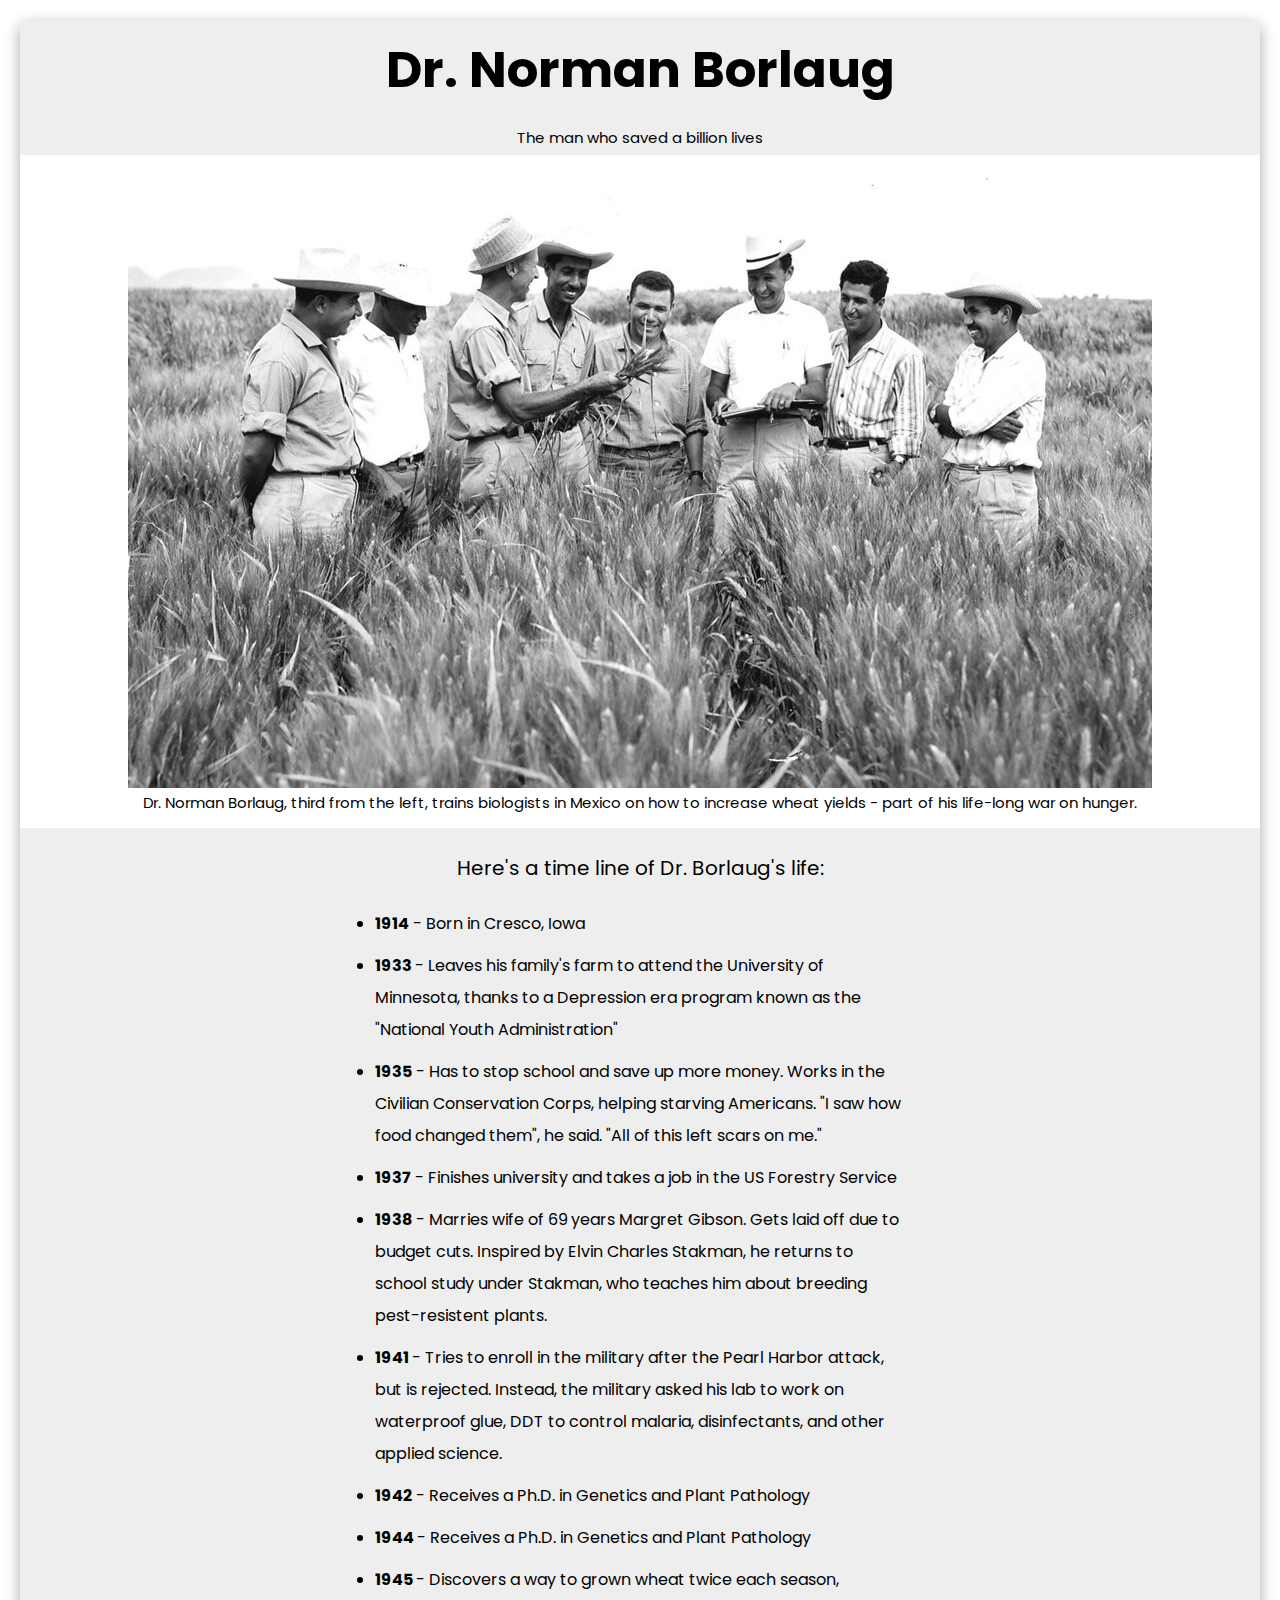
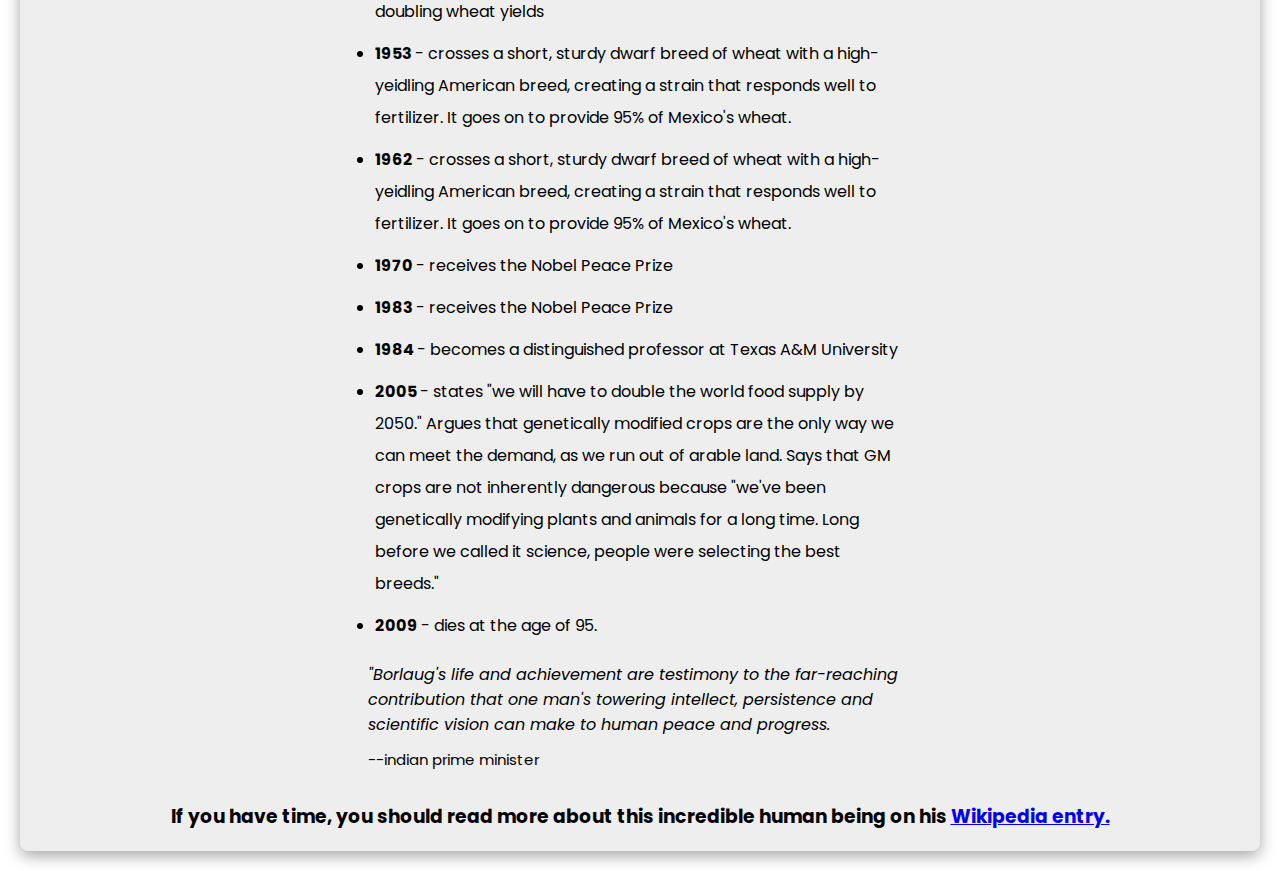
<file: Responsive Web Design Certificate/Project-1-tribut page/index.html>
<!DOCTYPE html>
<html lang="en">

<head>
    <meta charset="UTF-8">
    <meta http-equiv="X-UA-Compatible" content="IE=edge">
    <meta name="viewport" content="width=device-width, initial-scale=1.0">
    
    <link rel="preconnect" href="https://fonts.googleapis.com">
<link rel="preconnect" href="https://fonts.gstatic.com" crossorigin>
<link href="https://fonts.googleapis.com/css2?family=Poppins&display=swap" rel="stylesheet">  
    
    <link rel="stylesheet" href="style.css">
    <title>FCC: Tribute Page</title>
</head>

<body>
    <main id="main">
        <h1 id="title">Dr. Norman Borlaug</h1>
        <p id="para">The man who saved a billion lives</p>
        <div id="img-div">
            <img id="image" src="img/tribute-page-main-image.jpg" alt="pic-of-dr.Norman">
            <figcaption id="img-caption">Dr. Norman Borlaug, third from the left, trains biologists in Mexico on how to
                increase wheat yields - part of his life-long war on hunger. </figcaption>
        </div>
        <div id="tribute-info">
            <p>Here's a time line of Dr. Borlaug's life:</p>
            <ul>
                <li><strong>1914</strong> - Born in Cresco, Iowa</li>
                <li> <strong>1933 </strong>- Leaves his family's farm to attend the University of Minnesota, thanks to a
                    Depression era program known as the "National Youth Administration" </li>
                <li><strong>1935</strong> - Has to stop school and save up more money. Works in the Civilian
                    Conservation Corps, helping starving Americans. "I saw how food changed them", he said. "All of this
                    left scars on me." </li>
                <li><strong>1937 </strong>- Finishes university and takes a job in the US Forestry Service </li>
                <li><strong>1938 </strong>- Marries wife of 69 years Margret Gibson. Gets laid off due to budget cuts.
                    Inspired by Elvin Charles Stakman, he returns to school study under Stakman, who teaches him about
                    breeding pest-resistent plants.</li>
                <li><strong>1941 </strong>- Tries to enroll in the military after the Pearl Harbor attack, but is
                    rejected. Instead, the military asked his lab to work on waterproof glue, DDT to control malaria,
                    disinfectants, and other applied science.</li>
                <li><strong>1942 </strong>- Receives a Ph.D. in Genetics and Plant Pathology </li>
                <li><strong>1944 </strong>- Receives a Ph.D. in Genetics and Plant Pathology </li>
                <li><strong>1945 </strong>- Discovers a way to grown wheat twice each season, doubling wheat yields
                </li>
                <li><strong>1953 </strong>- crosses a short, sturdy dwarf breed of wheat with a high-yeidling American
                    breed, creating a strain that responds well to fertilizer. It goes on to provide 95% of Mexico's
                    wheat.</li>
                <li><strong>1962 </strong>- crosses a short, sturdy dwarf breed of wheat with a high-yeidling American
                    breed, creating a strain that responds well to fertilizer. It goes on to provide 95% of Mexico's
                    wheat. </li>
                <li><strong>1970 </strong>- receives the Nobel Peace Prize</li>
                <li><strong>1983 </strong>- receives the Nobel Peace Prize</li>
                <li><strong>1984 </strong>- becomes a distinguished professor at Texas A&M University </li>
                <li><strong>2005 </strong>- states "we will have to double the world food supply by 2050." Argues that
                    genetically modified crops are the only way we can meet the demand, as we run out of arable land.
                    Says that GM crops are not inherently dangerous because "we've been genetically modifying plants and
                    animals for a long time. Long before we called it science, people were selecting the best breeds."
                </li>
                <li><strong>2009 </strong>- dies at the age of 95.</li>
            </ul>
            <blockquote cite="http://www.worldwildlife.org/who/index.html">
                "Borlaug's life and achievement are testimony to the far-reaching contribution that one man's towering intellect, persistence and scientific vision can make to human peace and progress.
                <p  style="text-align: left; font-style: normal; font-size: 15px; margin: 0;"> --indian prime minister</p>
            </blockquote>
            <h3>If you have time, you should read more about this incredible human being on his <a
                    href="https://en.wikipedia.org/wiki/Norman_Borlaug" target="_blank">Wikipedia
                    entry.</a></h3>

        </div>
    </main>
</body>

</html>
</file>
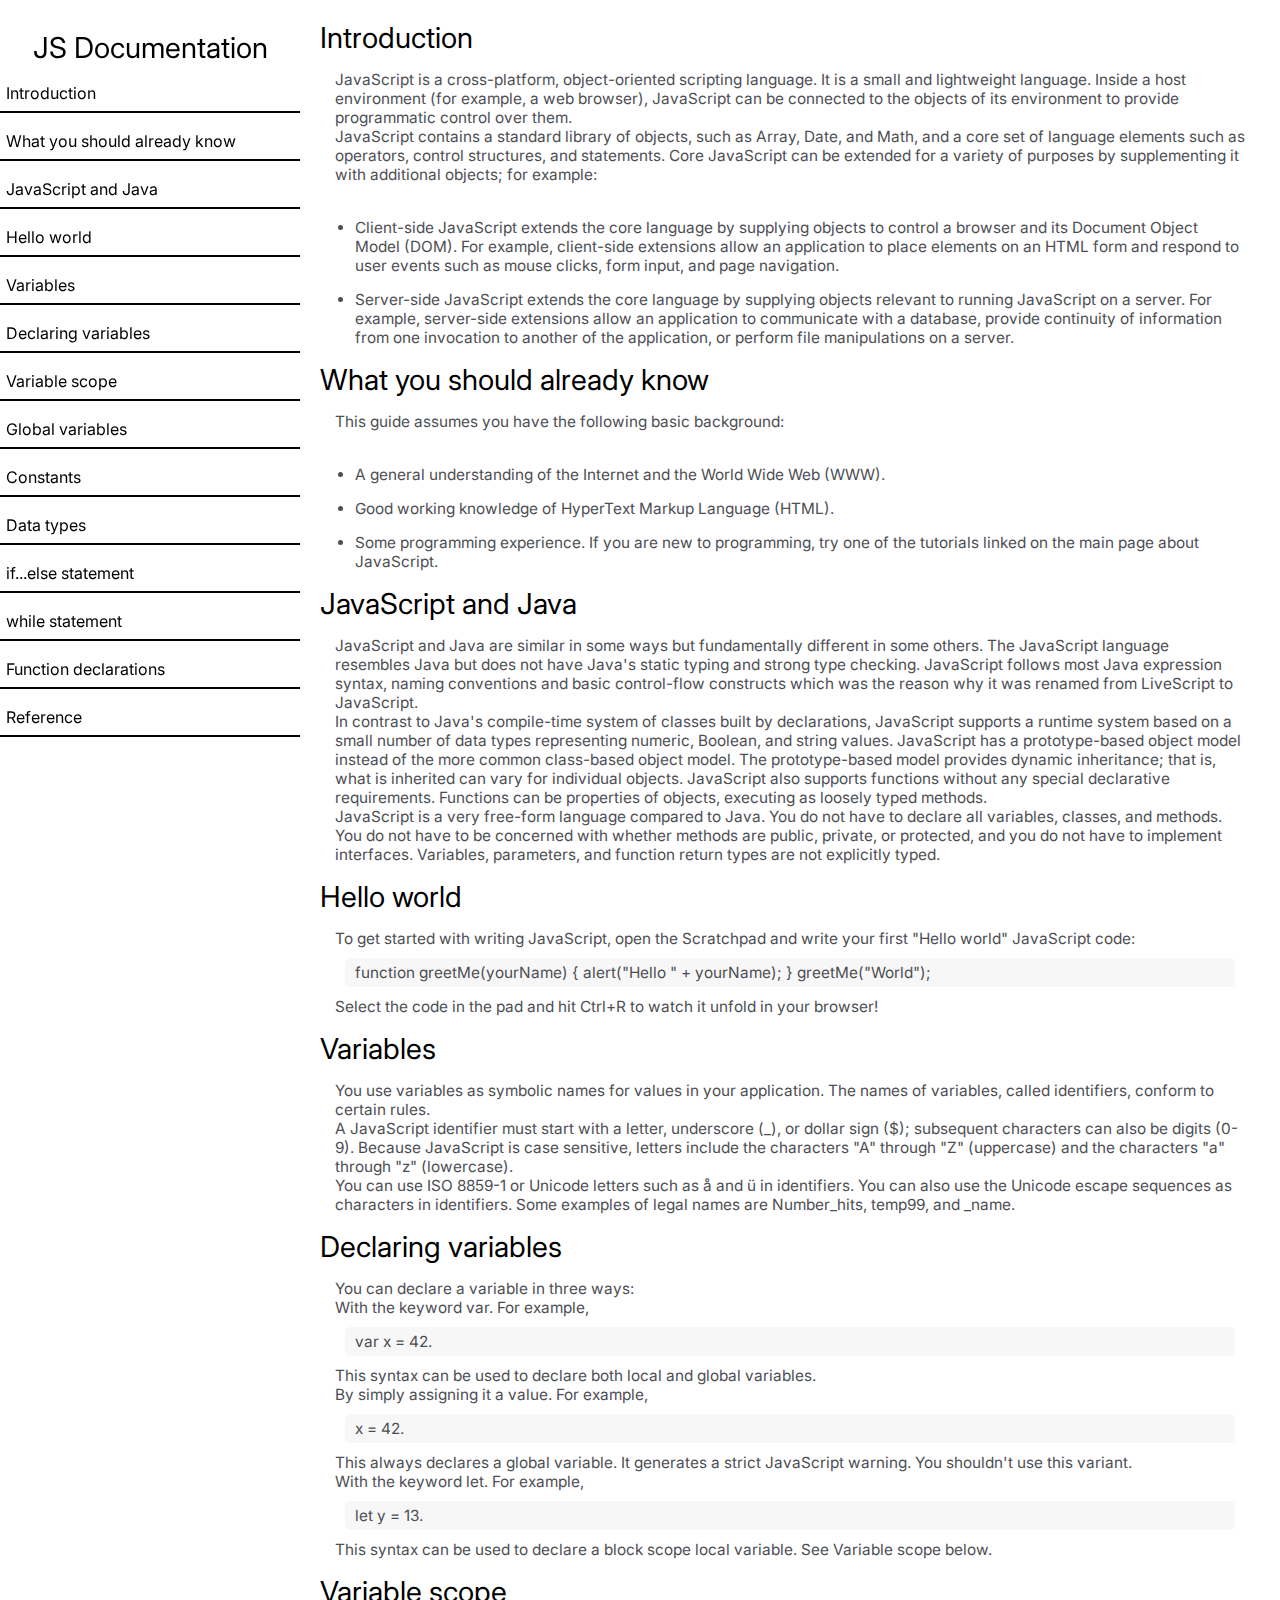
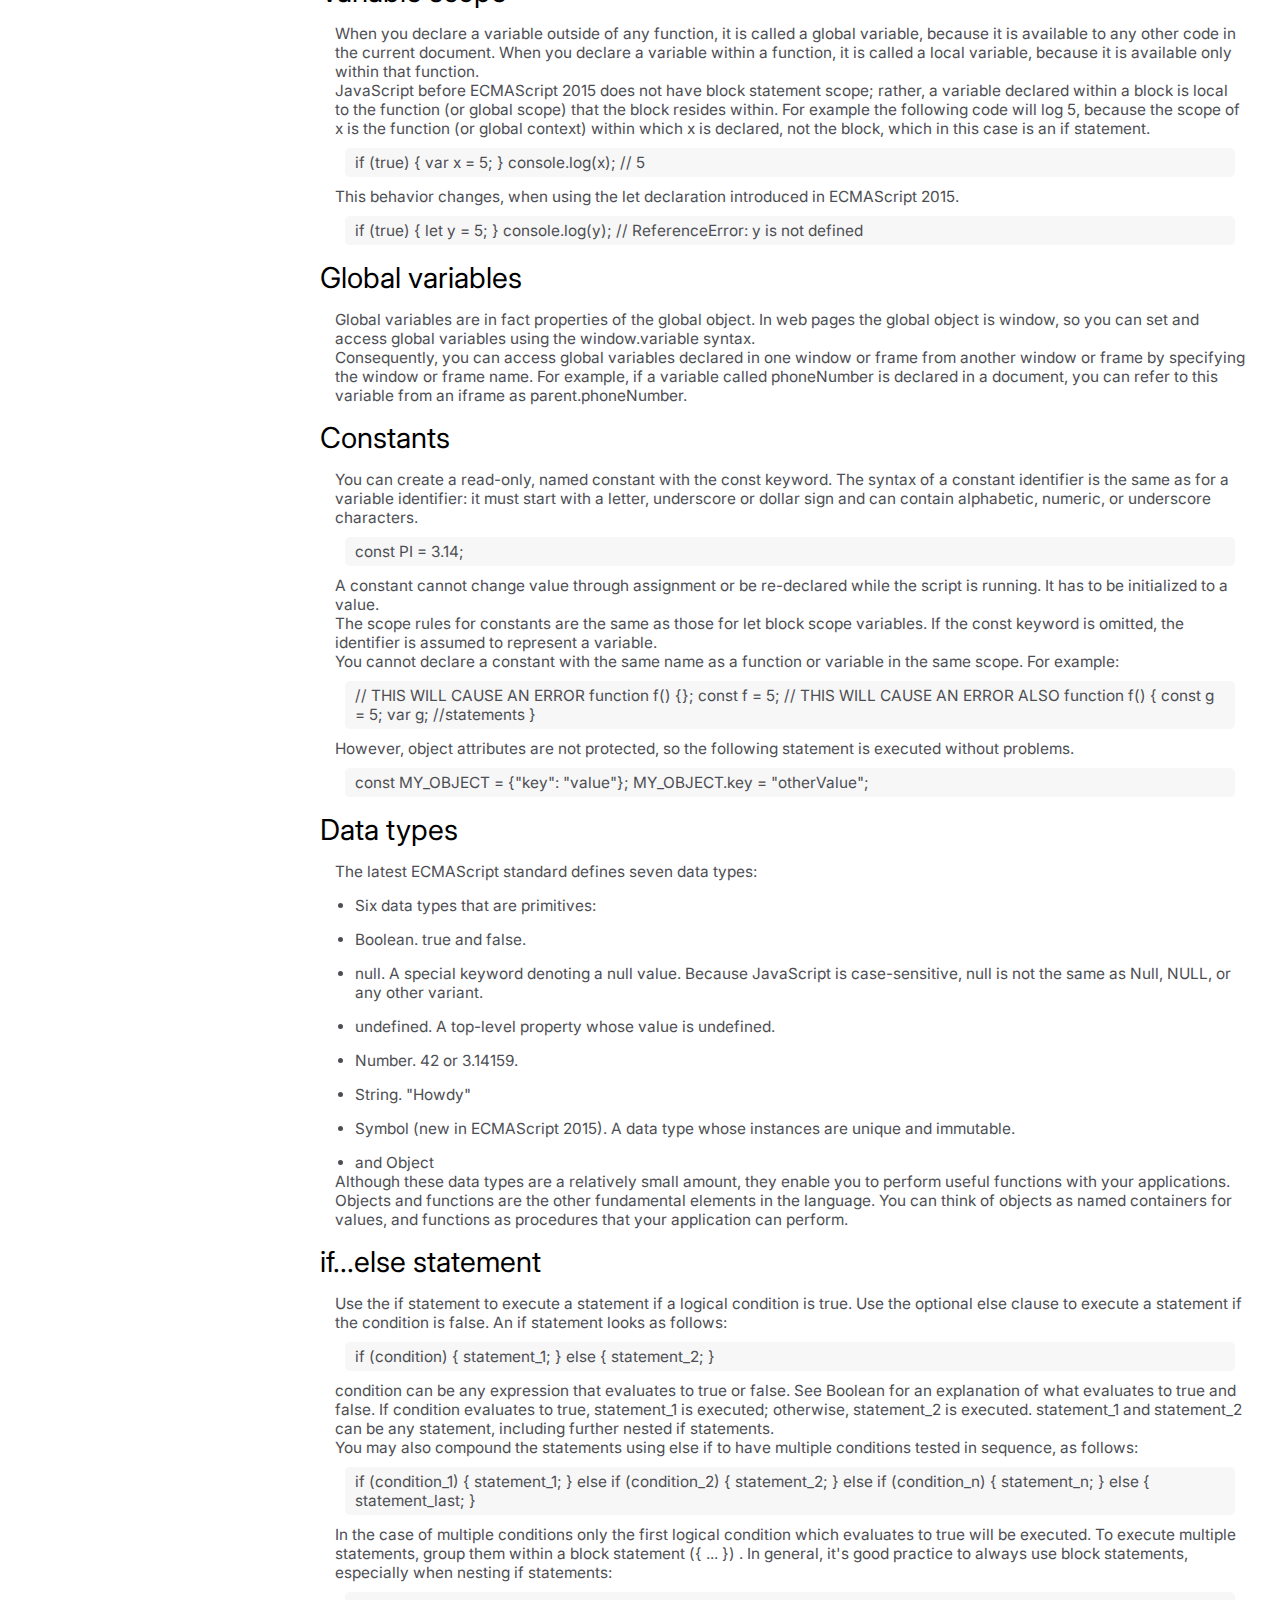
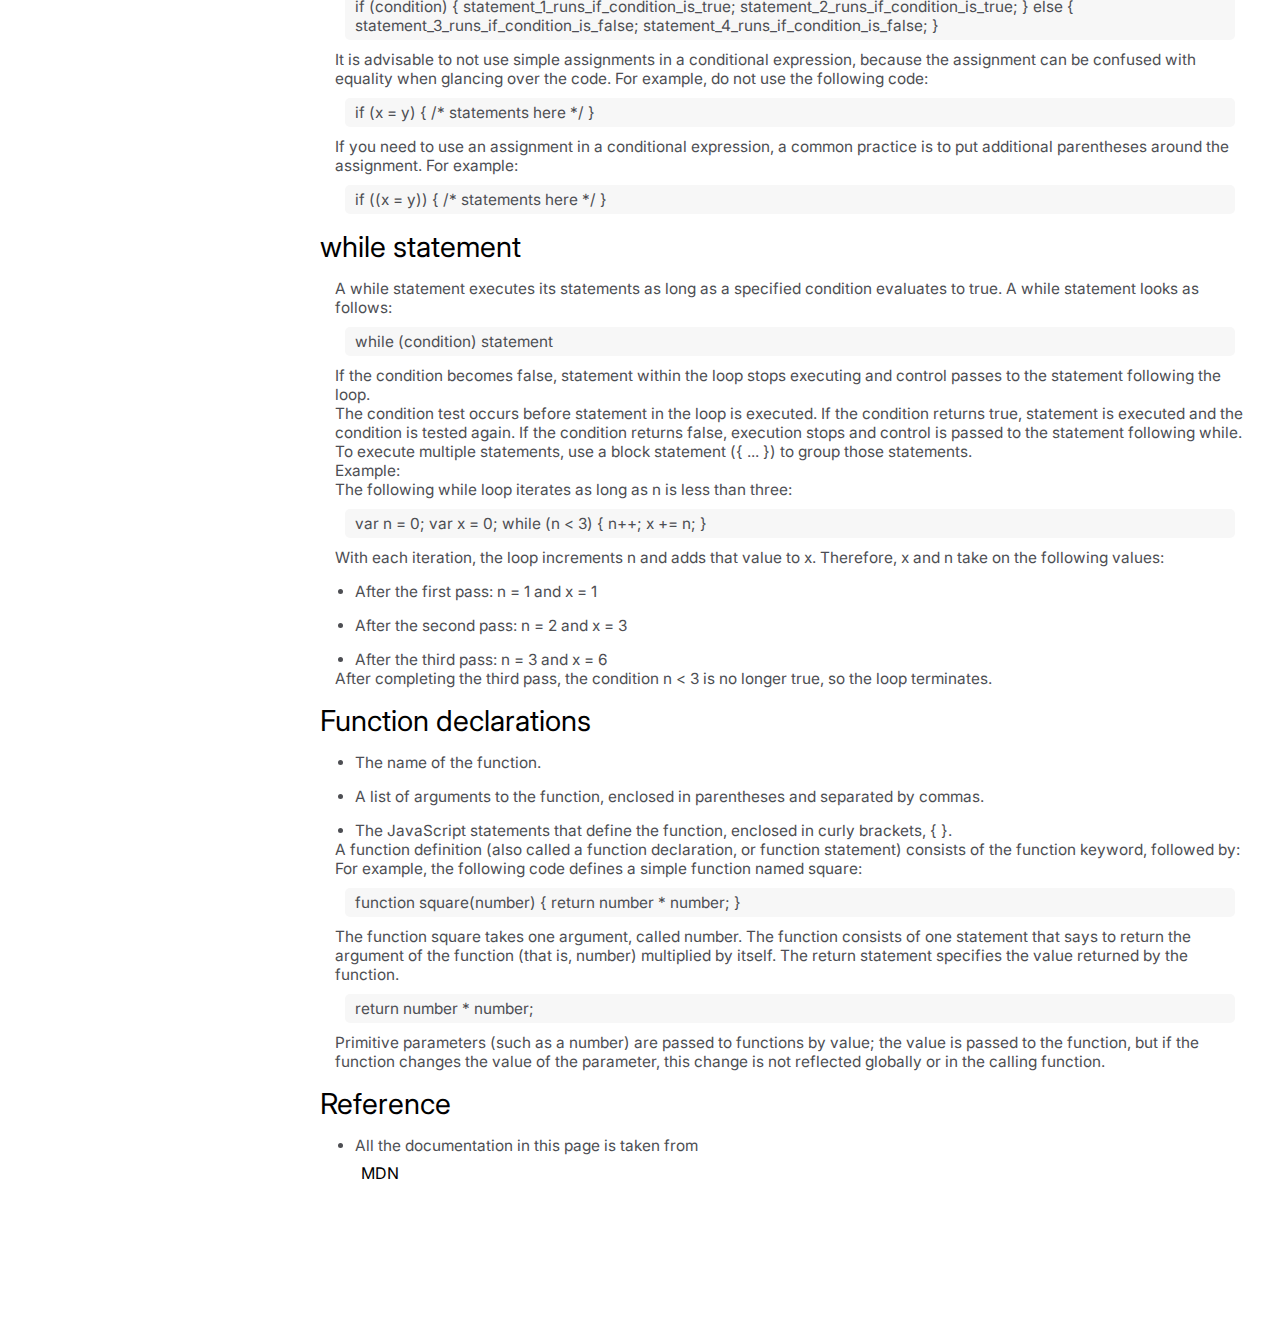
<file: Responsive Web Design Certificate/Project-4-TechnicalDocumentsPage/index.html>
<!DOCTYPE html>
<html lang="en">

<head>
    <meta charset="UTF-8">
    <meta http-equiv="X-UA-Compatible" content="IE=edge">
    <meta name="viewport" content="width=device-width, initial-scale=1.0">

    <!-- css -->
    <link rel="stylesheet" href="style.css">

    <!-- Inter font  -->
    <link rel="preconnect" href="https://fonts.googleapis.com">
    <link rel="preconnect" href="https://fonts.gstatic.com" crossorigin>
    <link href="https://fonts.googleapis.com/css2?family=Inter:wght@100;200;300;400;500;600;700;800;900&display=swap"
        rel="stylesheet">
    <title>FCC: Technical Documnets Page</title>
</head>

<body>
    <!-- side nav bar -->
    <nav class="side-bar" id="navbar">
        <header>
            JS Documentation
        </header>

        <ul>
            <li><a class="nav-link" href="#Introduction">Introduction</a></li>
            <li><a class="nav-link" href="#What_you_should_already_know">What you should already know</a></li>
            <li><a class="nav-link" href="#JavaScript_and_Java">JavaScript and Java</a></li>
            <li><a class="nav-link" href="#Hello_World">Hello world</a></li>
            <li><a class="nav-link" href="#Variables">Variables</a></li>
            <li><a class="nav-link" href="#Declaring_variables">Declaring variables</a></li>
            <li><a class="nav-link" href="#Variable_scope">Variable scope</a></li>
            <li><a class="nav-link" href="#Global_variables">Global variables</a></li>
            <li><a class="nav-link" href="#Constants">Constants</a></li>
            <li><a class="nav-link" href="#Data_types">Data types</a></li>
            <li><a class="nav-link" href="#if...else_statement">if...else statement</a></li>
            <li><a class="nav-link" href="#while_statement">while statement</a></li>
            <li><a class="nav-link" href="#Function_declarations">Function declarations</a></li>
            <li><a class="nav-link" href="#Reference">Reference</a></li>
        </ul>
    </nav>

    <!-- Page content -->
    <main id="main-doc" class="main">
        <section id="Introduction" class="main-section">
            <header>Introduction</header>
            <div class="disc">
                <p>JavaScript is a cross-platform, object-oriented scripting language. It is a small and lightweight
                    language. Inside a host environment (for example, a web browser), JavaScript can be connected to the
                    objects of its environment to provide programmatic control over them.
                    <br>
                    JavaScript contains a standard library of objects, such as Array, Date, and Math, and a core set of
                    language elements such as operators, control structures, and statements. Core JavaScript can be
                    extended
                    for a variety of purposes by supplementing it with additional objects; for example:
                </p>

                <br>
                <ul>
                    <li class="main-li">Client-side JavaScript extends the core language by supplying objects to control
                        a
                        browser and its
                        Document Object Model (DOM). For example, client-side extensions allow an application to place
                        elements on an HTML form and respond to user events such as mouse clicks, form input, and page
                        navigation.</li>

                    <li class="main-li">
                        Server-side JavaScript extends the core language by supplying objects relevant to running
                        JavaScript
                        on a server. For example, server-side extensions allow an application to communicate with a
                        database, provide continuity of information from one invocation to another of the application,
                        or
                        perform file manipulations on a server.
                    </li>
                </ul>
            </div>
        </section>

        <section id="What_you_should_already_know" class="main-section">
            <header>What you should already know</header>
            <div class="disc">
                <p>This guide assumes you have the following basic background:
                </p>

                <br>
                <ul>
                    <li class="main-li">A general understanding of the Internet and the World Wide Web (WWW).</li>

                    <li class="main-li">
                        Good working knowledge of HyperText Markup Language (HTML).
                    </li>

                    <li class="main-li">Some programming experience. If you are new to programming, try one of the
                        tutorials
                        linked on the main page about JavaScript.</li>
                </ul>
            </div>
        </section>

        <section id="JavaScript_and_Java" class="main-section">
            <header>JavaScript and Java</header>
            <div class="disc">
                <p>JavaScript and Java are similar in some ways but fundamentally different in some others. The
                    JavaScript
                    language resembles Java but does not have Java's static typing and strong type checking. JavaScript
                    follows most Java expression syntax, naming conventions and basic control-flow constructs which was
                    the
                    reason why it was renamed from LiveScript to JavaScript.
                </p>

                <p>In contrast to Java's compile-time system of classes built by declarations, JavaScript supports a
                    runtime
                    system based on a small number of data types representing numeric, Boolean, and string values.
                    JavaScript has a prototype-based object model instead of the more common class-based object model.
                    The
                    prototype-based model provides dynamic inheritance; that is, what is inherited can vary for
                    individual
                    objects. JavaScript also supports functions without any special declarative requirements. Functions
                    can
                    be properties of objects, executing as loosely typed methods.</p>

                <p>JavaScript is a very free-form language compared to Java. You do not have to declare all variables,
                    classes, and methods. You do not have to be concerned with whether methods are public, private, or
                    protected, and you do not have to implement interfaces. Variables, parameters, and function return
                    types
                    are not explicitly typed.</p>
            </div>

        </section>

        <section id="Hello_World" class="main-section">
            <header>Hello world</header>
            <div class="disc">
                <p>To get started with writing JavaScript, open the Scratchpad and write your first "Hello world"
                    JavaScript
                    code:</p>
                <code>function greetMe(yourName) { alert("Hello " + yourName); }
                    greetMe("World");</code>
                <p>Select the code in the pad and hit Ctrl+R to watch it unfold in your browser!
                </p>
            </div>
        </section>

        <section id="Variables" class="main-section">
            <header>Variables</header>
            <div class="disc">
                <p>You use variables as symbolic names for values in your application. The names of variables, called
                    identifiers, conform to certain rules.</p>
                <p>A JavaScript identifier must start with a letter, underscore (_), or dollar sign ($); subsequent
                    characters can also be digits (0-9). Because JavaScript is case sensitive, letters include the
                    characters "A" through "Z" (uppercase) and the characters "a" through "z" (lowercase).</p>
                <p>You can use ISO 8859-1 or Unicode letters such as å and ü in identifiers. You can also use the
                    Unicode
                    escape sequences as characters in identifiers. Some examples of legal names are Number_hits, temp99,
                    and
                    _name.</p>
            </div>
        </section>

        <section id="Declaring_variables" class="main-section">
            <header>Declaring variables</header>
            <div class="disc">
                <p>You can declare a variable in three ways:</p>
                <p>With the keyword var. For example,</p>
                <code>var x = 42.</code>
                <p>This syntax can be used to declare both local and global variables.</p>
                <p>By simply assigning it a value. For example,</p>
                <code>x = 42.</code>
                <p>This always declares a global variable. It generates a strict JavaScript warning. You shouldn't use
                    this
                    variant.</p>
                <p>With the keyword let. For example,</p>
                <code>let y = 13.
                </code>
                <p>This syntax can be used to declare a block scope local variable. See Variable scope below.</p>
            </div>
        </section>

        <section id="Variable_scope" class="main-section">
            <header>Variable scope</header>
            <div class="disc">
                <p>When you declare a variable outside of any function, it is called a global variable, because it is
                    available to any other code in the current document. When you declare a variable within a function,
                    it
                    is called a local variable, because it is available only within that function.</p>

                <p>JavaScript before ECMAScript 2015 does not have block statement scope; rather, a variable declared
                    within
                    a block is local to the function (or global scope) that the block resides within. For example the
                    following code will log 5, because the scope of x is the function (or global context) within which x
                    is
                    declared, not the block, which in this case is an if statement.</p>

                <code>if (true) { var x = 5; } console.log(x); // 5</code>

                <p>This behavior changes, when using the let declaration introduced in ECMAScript 2015.</p>

                <code>if (true) { let y = 5; } console.log(y); // ReferenceError: y is not
                    defined</code>
            </div>
        </section>

        <section id="Global_variables" class="main-section">
            <header>Global variables</header>
            <div class="disc">

                <p>Global variables are in fact properties of the global object. In web pages the global object is
                    window,
                    so you can set and access global variables using the window.variable syntax.</p>
                <p>Consequently, you can access global variables declared in one window or frame from another window or
                    frame by specifying the window or frame name. For example, if a variable called phoneNumber is
                    declared
                    in a document, you can refer to this variable from an iframe as parent.phoneNumber.</p>
            </div>
        </section>

        <section id="Constants" class="main-section">
            <header>Constants</header>
            <div class="disc">
                <p>You can create a read-only, named constant with the const keyword. The syntax of a constant
                    identifier is
                    the same as for a variable identifier: it must start with a letter, underscore or dollar sign and
                    can
                    contain alphabetic, numeric, or underscore characters.</p>
                <code>const PI = 3.14;</code>
                <p>A constant cannot change value through assignment or be re-declared while the script is running. It
                    has
                    to be initialized to a value.</p>
                <p>The scope rules for constants are the same as those for let block scope variables. If the const
                    keyword
                    is omitted, the identifier is assumed to represent a variable.</p>
                <p>You cannot declare a constant with the same name as a function or variable in the same scope. For
                    example:</p>
                <code>// THIS WILL CAUSE AN ERROR function f() {}; const f = 5; // THIS WILL
                    CAUSE AN ERROR ALSO function f() { const g = 5; var g; //statements
                    }</code>
                <p>However, object attributes are not protected, so the following statement is executed without
                    problems.
                </p>
                <code>const MY_OBJECT = {"key": "value"}; MY_OBJECT.key = "otherValue";</code>
            </div>
        </section>

        <section id="Data_types" class="main-section">
            <header>Data types</header>
            <div class="disc">
                <p>The latest ECMAScript standard defines seven data types:</p>

                <ul>
                    <li class="main-li">Six data types that are primitives:</li>
                    <ul>
                        <li class="main-li">Boolean. true and false.</li>
                        <li class="main-li">null. A special keyword denoting a null value. Because JavaScript is
                            case-sensitive, null is not
                            the same as Null, NULL, or any other variant.</li>
                        <li class="main-li">undefined. A top-level property whose value is undefined.</li>
                        <li class="main-li">Number. 42 or 3.14159.</li>
                        <li class="main-li">String. "Howdy"</li>
                        <li class="main-li">Symbol (new in ECMAScript 2015). A data type whose instances are unique and
                            immutable.</li>
                    </ul>
                    <li class="main-li">and Object</li>
                </ul>

                <p>Although these data types are a relatively small amount, they enable you to perform useful functions
                    with
                    your applications. Objects and functions are the other fundamental elements in the language. You can
                    think of objects as named containers for values, and functions as procedures that your application
                    can
                    perform.</p>
            </div>
        </section>

        <section id="if...else_statement" class="main-section">
            <header>if...else statement</header>
            <div class="disc">
                <p>Use the if statement to execute a statement if a logical condition is true. Use the optional else
                    clause
                    to execute a statement if the condition is false. An if statement looks as follows:</p>
                <code>if (condition) { statement_1; } else { statement_2; }</code>

                <p>condition can be any expression that evaluates to true or false. See Boolean for an explanation of
                    what
                    evaluates to true and false. If condition evaluates to true, statement_1 is executed; otherwise,
                    statement_2 is executed. statement_1 and statement_2 can be any statement, including further nested
                    if
                    statements.</p>

                <p>You may also compound the statements using else if to have multiple conditions tested in sequence, as
                    follows:</p>

                <code>if (condition_1) { statement_1; } else if (condition_2) { statement_2;
            } else if (condition_n) { statement_n; } else { statement_last; }</code>

                <p>In the case of multiple conditions only the first logical condition which evaluates to true will be
                    executed. To execute multiple statements, group them within a block statement ({ ... }) . In
                    general,
                    it's good practice to always use block statements, especially when nesting if statements:</p>

                <code>if (condition) { statement_1_runs_if_condition_is_true;
                statement_2_runs_if_condition_is_true; } else {
                statement_3_runs_if_condition_is_false;
                statement_4_runs_if_condition_is_false; }
            </code>

                <p>It is advisable to not use simple assignments in a conditional expression, because the assignment can
                    be
                    confused with equality when glancing over the code. For example, do not use the following code:</p>

                <code>if (x = y) { /* statements here */ }

                </code>

                <p>If you need to use an assignment in a conditional expression, a common practice is to put additional
                    parentheses around the assignment. For example:</p>

                <code>if ((x = y)) { /* statements here */ }

                </code>
            </div>
        </section>

        <section id="while_statement" class="main-section">
            <header>while statement</header>

            <div class="disc">
                <p>A while statement executes its statements as long as a specified condition evaluates to true. A while
                    statement looks as follows:</p>

                <code>while (condition) statement</code>

                <p>If the condition becomes false, statement within the loop stops executing and control passes to the
                    statement following the loop.</p>

                <p>The condition test occurs before statement in the loop is executed. If the condition returns true,
                    statement is executed and the condition is tested again. If the condition returns false, execution
                    stops
                    and control is passed to the statement following while.</p>

                <p>To execute multiple statements, use a block statement ({ ... }) to group those statements.</p>

                <p>Example:</p>

                <p>The following while loop iterates as long as n is less than three:</p>

                <code>var n = 0; var x = 0; while (n < 3) { n++; x += n; }</code>

                <p>With each iteration, the loop increments n and adds that value to x. Therefore, x and n take on the
                    following values:</p>

                <ul>
                    <li class="main-li">After the first pass: n = 1 and x = 1</li>
                    <li class="main-li">After the second pass: n = 2 and x = 3</li>
                    <li class="main-li">After the third pass: n = 3 and x = 6</li>
                </ul>

                <p>After completing the third pass, the condition n < 3 is no longer true, so the loop terminates. </p>
            </div>
        </section>

        <section id="Function_declarations" class="main-section">
            <header>Function declarations</header>

            <div class="disc">
                <ul>
                    <li class="main-li">The name of the function.</li>
                    <li class="main-li">A list of arguments to the function, enclosed in parentheses and separated by
                        commas.</li>
                    <li class="main-li">The JavaScript statements that define the function, enclosed in curly brackets,
                        { }.</li>
                </ul>
                <p>A function definition (also called a function declaration, or function statement) consists of the
                    function keyword, followed by:</p>

                <p>For example, the following code defines a simple function named square:</p>

                <code>function square(number) { return number * number; }</code>

                <p>The function square takes one argument, called number. The function consists of one statement that
                    says
                    to return the argument of the function (that is, number) multiplied by itself. The return statement
                    specifies the value returned by the function.</p>

                <code>return number * number;</code>

                <p>Primitive parameters (such as a number) are passed to functions by value; the value is passed to the
                    function, but if the function changes the value of the parameter, this change is not reflected
                    globally
                    or in the calling function.</p>
            </div>
        </section>

        <section id="Reference" class="main-section">
            <header>Reference</header>
            <div class="disc">
                <ul>
                    <li class="main-li">All the documentation in this page is taken from <a
                            href="https://developer.mozilla.org/en-US/docs/Web/JavaScript/Guide">MDN</a></li>
                </ul>
            </div>
        </section>
    </main>
</body>

</html>
</file>
<file: Responsive Web Design Certificate/Project-4-TechnicalDocumentsPage/style.css>
* {
  margin: 0;
  padding: 0;
  box-sizing: border-box;
  font-family: inter, sans-serif;
}

nav > header {
  color: black;
  margin: 10px;
  text-align: center;
  font-size: 1.8em;
}

header {
  font-size: 1.8rem;
  text-align: left;
}
.side-bar {
  position: fixed;
  height: 100%;
  width: 300px;
  overflow-x: hidden;
  padding-top: 20px;
  top: 0;
  z-index: 1;
}

ul > li {
  list-style: none;
  border-bottom: 2px solid black;
  margin-bottom: 10px;
}

li > a {
  text-decoration: none;
  font-size: 16px;
  color: black;
  display: block;
  padding: 8px 6px;
}

.disc > code {
  border: 2px solid black;
  padding: 10px 20px;
  border-radius: 5px;
  border: 0;
  background-color: #f7f7f7;
  display: block;
  text-align: left;
  padding: 5px 10px;
  margin: 10px;
}
.main {
  margin-left: 300px;
  padding: 20px;
  margin-bottom: 110px;
  height: 100%;
}

.main-li {
  list-style: disc;
  border: 0;
  margin: 15px 0px 0px 20px;
}

.disc {
  color: #4d4e53;
  margin: 15px;
  font-size: 0.96em;
}

@media only screen and (max-width: 815px) {
  #navbar {
    background-color: white;
    position: absolute;
    top: 0;
    padding: 0;
    margin: 0;
    width: 100%;
    max-height: 275px;
    border: none;
    z-index: 1;
    border-bottom: 2px solid;
  }
}

@media only screen and (max-width: 815px) {
  #main-doc {
    position: relative;
    margin-left: 0px;
    margin-top: 270px;
  }
}
</file>
<file: Responsive Web Design Certificate/Project-1-tribut page/style.css>
/* css reset */
*{
    padding: 0;
    margin: 0;
}

/* body */
body{
    font-family: 'Poppins', sans-serif;
}

/* main content */
#main{
    background: #eee;
    margin: 20px;
    border-radius: 8px;
    box-shadow: rgba(0, 0, 0, 0.35) 0px 5px 15px;
}

/* title */
#title{
    text-align: center;
    line-height: 2em;
    font-size: 50px;
}
#para{
    text-align: center;
    line-height: 1em;
    font-size: 15px;
}

/* paragarph */
p{
    text-align: center;
    line-height: 1em;
    font-size: 20px;
    margin: 10px;
}
/* img */
#img-div{
    background: white;
    padding: 10px;
    margin: 0;
}
#image{
    max-width: 100%;
    display: block;
    height: auto;
    margin: 0 auto;
}

/* img caption */
#img-caption{
    line-height: 2em;
    text-align: center;
    font-size: 15px;
}

/* information */
#tribute-info p{
    line-height: 3em;
}
#tribute-info li{
    margin: 10px;
}
#tribute-info ul{
    max-width: 550px;
    margin: 0 auto 20px auto;
    text-align: left; 
    line-height: 1.6;
}
#tribute-info li{
    line-height: 2em;
}
blockquote {
    font-style: italic;
    max-width: 545px;
    margin: 0 auto 0px auto;
    text-align: left;
}
 h3{
    text-align: center;
    /* line-height: 1em; */
    padding: 20px;
}
blockquote p{
    text-align: left;
    line-height: 1em;
}
@media only screen and (max-width: 600px) {
    body{
    font-family: 'Poppins', sans-serif;
    }
    #main{
        background: #eee;
        margin: 0;
    }

    #title {
      font-size: 30px;
      line-height: 1.5em;
    }
    #title p{
      font-weight: lighter;

    }
    #image{
        height: 200px; 
        width: 400px;
    }
    #img-caption{
        font-size: small;
        line-height: 1em;
        margin:5px;
    }
    #tribute-info p{
        text-align: center;
        font-size: large;
        line-height: 1.5em;
        font-weight: bold;
    }
      #tribute-info ul{
        max-width: 300px;
        margin: 0 auto 30px auto;
        text-align: left; 
        font-size: 15px;
    }
    #tribute-info li{
        line-height: 1em;
    }
    
    h3{
        font-size: medium;
        line-height: 1em;
    }
    blockquote {
        font-style: italic;
        max-width: 300px;
        margin: 0 auto 0px auto;
        text-align: left;
    }
    blockquote p{
        text-align: left;
        line-height: 1em;
        font-style: normal;
    }
  }
</file>
